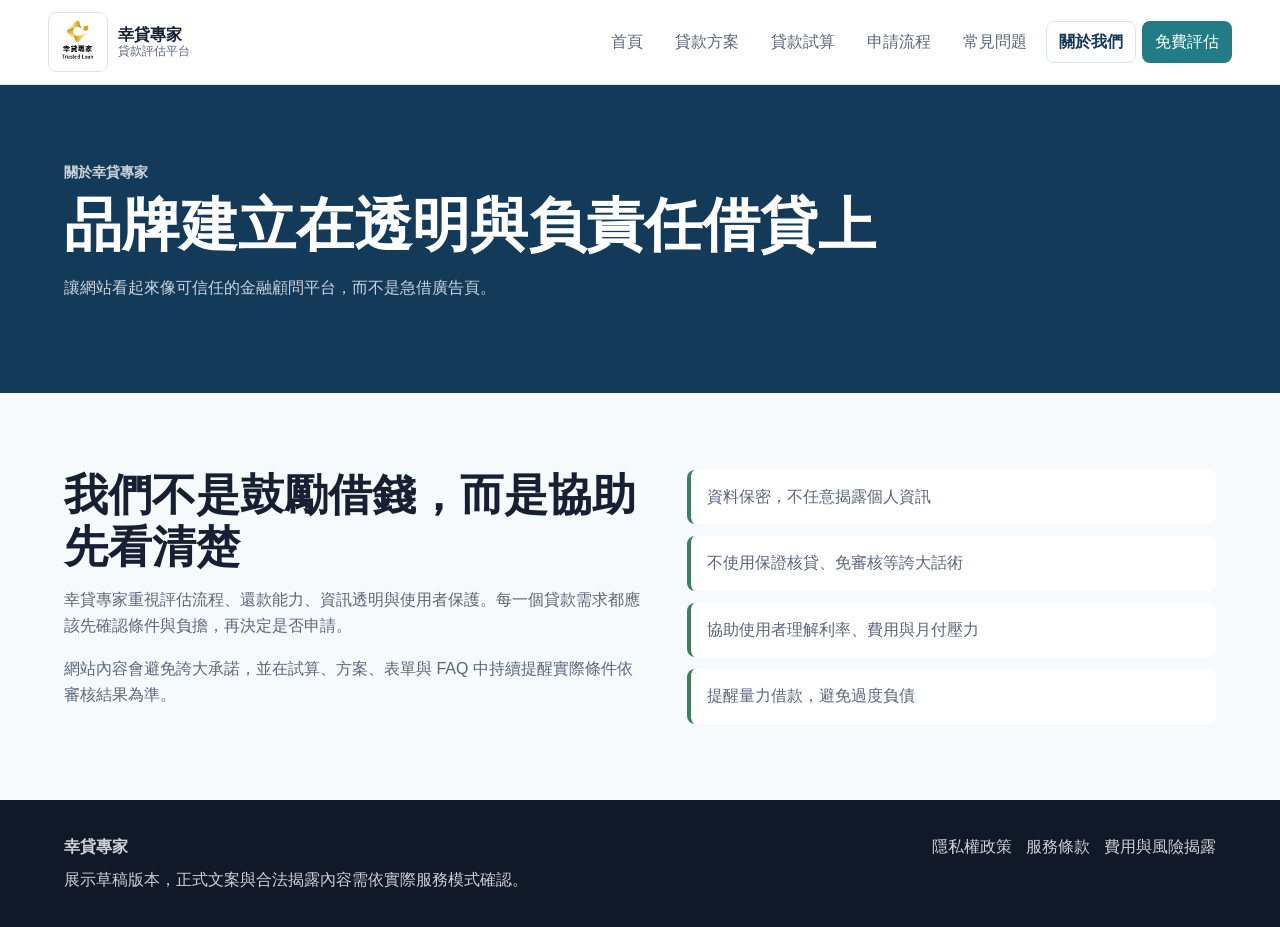
<file: about.html>
<!doctype html>
<html lang="zh-Hant">
<head>
  <meta charset="utf-8">
  <meta name="viewport" content="width=device-width, initial-scale=1">
  <title>關於我們｜幸貸專家</title>
  <meta name="description" content="了解幸貸專家的品牌理念、資料保密承諾與負責任借貸原則。">
  <link rel="stylesheet" href="./styles.css">
</head>
<body data-page="about">
  <header class="site-header">
    <a class="brand" href="./index.html" aria-label="幸貸專家首頁"><img class="brand-logo" src="./logo.jpg" alt="幸貸專家 Trusted Loan"><span><strong>幸貸專家</strong><small>貸款評估平台</small></span></a>
    <button class="menu-toggle" type="button" aria-expanded="false" aria-controls="mainNav">選單</button>
    <nav class="main-nav" id="mainNav" aria-label="主要導覽">
      <a class="nav-link" data-nav="home" href="./index.html">首頁</a><a class="nav-link" data-nav="plans" href="./plans.html">貸款方案</a><a class="nav-link" data-nav="calculator" href="./calculator.html">貸款試算</a><a class="nav-link" data-nav="process" href="./process.html">申請流程</a><a class="nav-link" data-nav="faq" href="./faq.html">常見問題</a><a class="nav-link" data-nav="about" href="./about.html">關於我們</a><a class="nav-link nav-cta" data-nav="contact" href="./contact.html">免費評估</a>
    </nav>
  </header>
  <main>
    <section class="page-hero compact"><p class="eyebrow">關於幸貸專家</p><h1>品牌建立在透明與負責任借貸上</h1><p>讓網站看起來像可信任的金融顧問平台，而不是急借廣告頁。</p></section>
    <section class="section split">
      <div>
        <h2>我們不是鼓勵借錢，而是協助先看清楚</h2>
        <p>幸貸專家重視評估流程、還款能力、資訊透明與使用者保護。每一個貸款需求都應該先確認條件與負擔，再決定是否申請。</p>
        <p>網站內容會避免誇大承諾，並在試算、方案、表單與 FAQ 中持續提醒實際條件依審核結果為準。</p>
      </div>
      <div class="commitment-list">
        <p>資料保密，不任意揭露個人資訊</p>
        <p>不使用保證核貸、免審核等誇大話術</p>
        <p>協助使用者理解利率、費用與月付壓力</p>
        <p>提醒量力借款，避免過度負債</p>
      </div>
    </section>
  </main>
  <footer class="site-footer"><div><strong>幸貸專家</strong><p>展示草稿版本，正式文案與合法揭露內容需依實際服務模式確認。</p></div><div class="footer-links"><span>隱私權政策</span><span>服務條款</span><span>費用與風險揭露</span></div></footer>
  <script src="./app.js"></script>
</body>
</html>
</file>
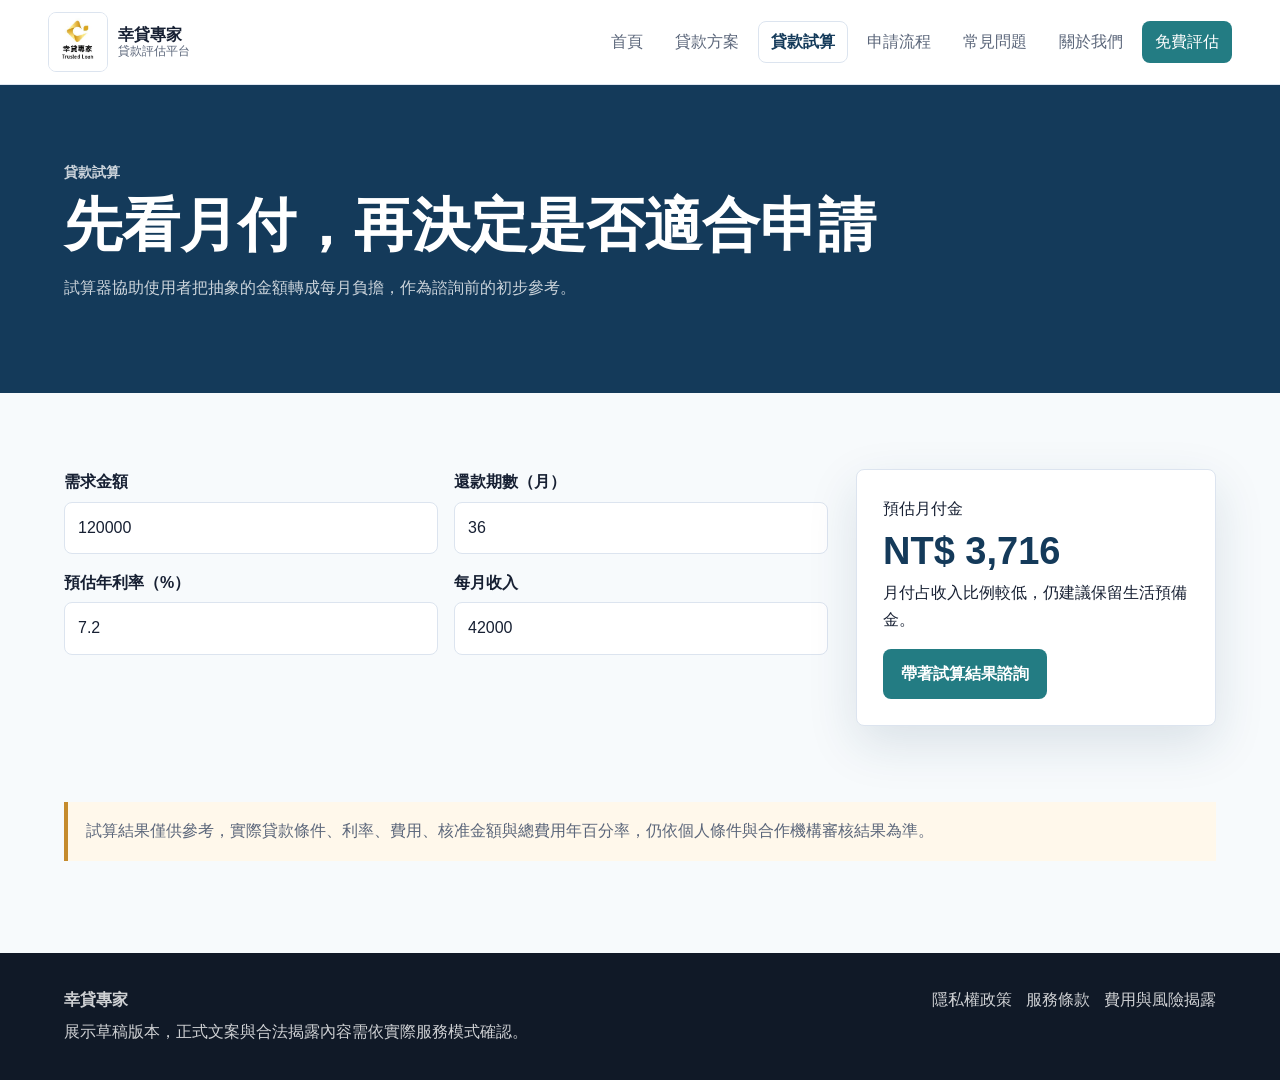
<file: calculator.html>
<!doctype html>
<html lang="zh-Hant">
<head>
  <meta charset="utf-8">
  <meta name="viewport" content="width=device-width, initial-scale=1">
  <title>貸款試算｜幸貸專家</title>
  <meta name="description" content="輸入需求金額、期數、利率與收入，預估月付金與還款壓力。">
  <link rel="stylesheet" href="./styles.css">
</head>
<body data-page="calculator">
  <header class="site-header">
    <a class="brand" href="./index.html" aria-label="幸貸專家首頁"><img class="brand-logo" src="./logo.jpg" alt="幸貸專家 Trusted Loan"><span><strong>幸貸專家</strong><small>貸款評估平台</small></span></a>
    <button class="menu-toggle" type="button" aria-expanded="false" aria-controls="mainNav">選單</button>
    <nav class="main-nav" id="mainNav" aria-label="主要導覽">
      <a class="nav-link" data-nav="home" href="./index.html">首頁</a><a class="nav-link" data-nav="plans" href="./plans.html">貸款方案</a><a class="nav-link" data-nav="calculator" href="./calculator.html">貸款試算</a><a class="nav-link" data-nav="process" href="./process.html">申請流程</a><a class="nav-link" data-nav="faq" href="./faq.html">常見問題</a><a class="nav-link" data-nav="about" href="./about.html">關於我們</a><a class="nav-link nav-cta" data-nav="contact" href="./contact.html">免費評估</a>
    </nav>
  </header>
  <main>
    <section class="page-hero compact"><p class="eyebrow">貸款試算</p><h1>先看月付，再決定是否適合申請</h1><p>試算器協助使用者把抽象的金額轉成每月負擔，作為諮詢前的初步參考。</p></section>
    <section class="section calculator-section">
      <form class="calculator" id="loanCalculator">
        <label><span>需求金額</span><input type="number" id="amount" min="10000" max="1000000" step="1000" value="120000"></label>
        <label><span>還款期數（月）</span><input type="number" id="months" min="6" max="84" step="1" value="36"></label>
        <label><span>預估年利率（%）</span><input type="number" id="rate" min="1" max="16" step="0.1" value="7.2"></label>
        <label><span>每月收入</span><input type="number" id="income" min="0" step="1000" value="42000"></label>
      </form>
      <aside class="result-panel" aria-live="polite">
        <span>預估月付金</span>
        <strong id="monthlyPayment">NT$ 0</strong>
        <p id="pressureText">請輸入資料進行試算。</p>
        <a class="primary-btn" href="./contact.html">帶著試算結果諮詢</a>
      </aside>
    </section>
    <section class="section note-section"><p>試算結果僅供參考，實際貸款條件、利率、費用、核准金額與總費用年百分率，仍依個人條件與合作機構審核結果為準。</p></section>
  </main>
  <footer class="site-footer"><div><strong>幸貸專家</strong><p>展示草稿版本，正式文案與合法揭露內容需依實際服務模式確認。</p></div><div class="footer-links"><span>隱私權政策</span><span>服務條款</span><span>費用與風險揭露</span></div></footer>
  <script src="./app.js"></script>
</body>
</html>
</file>
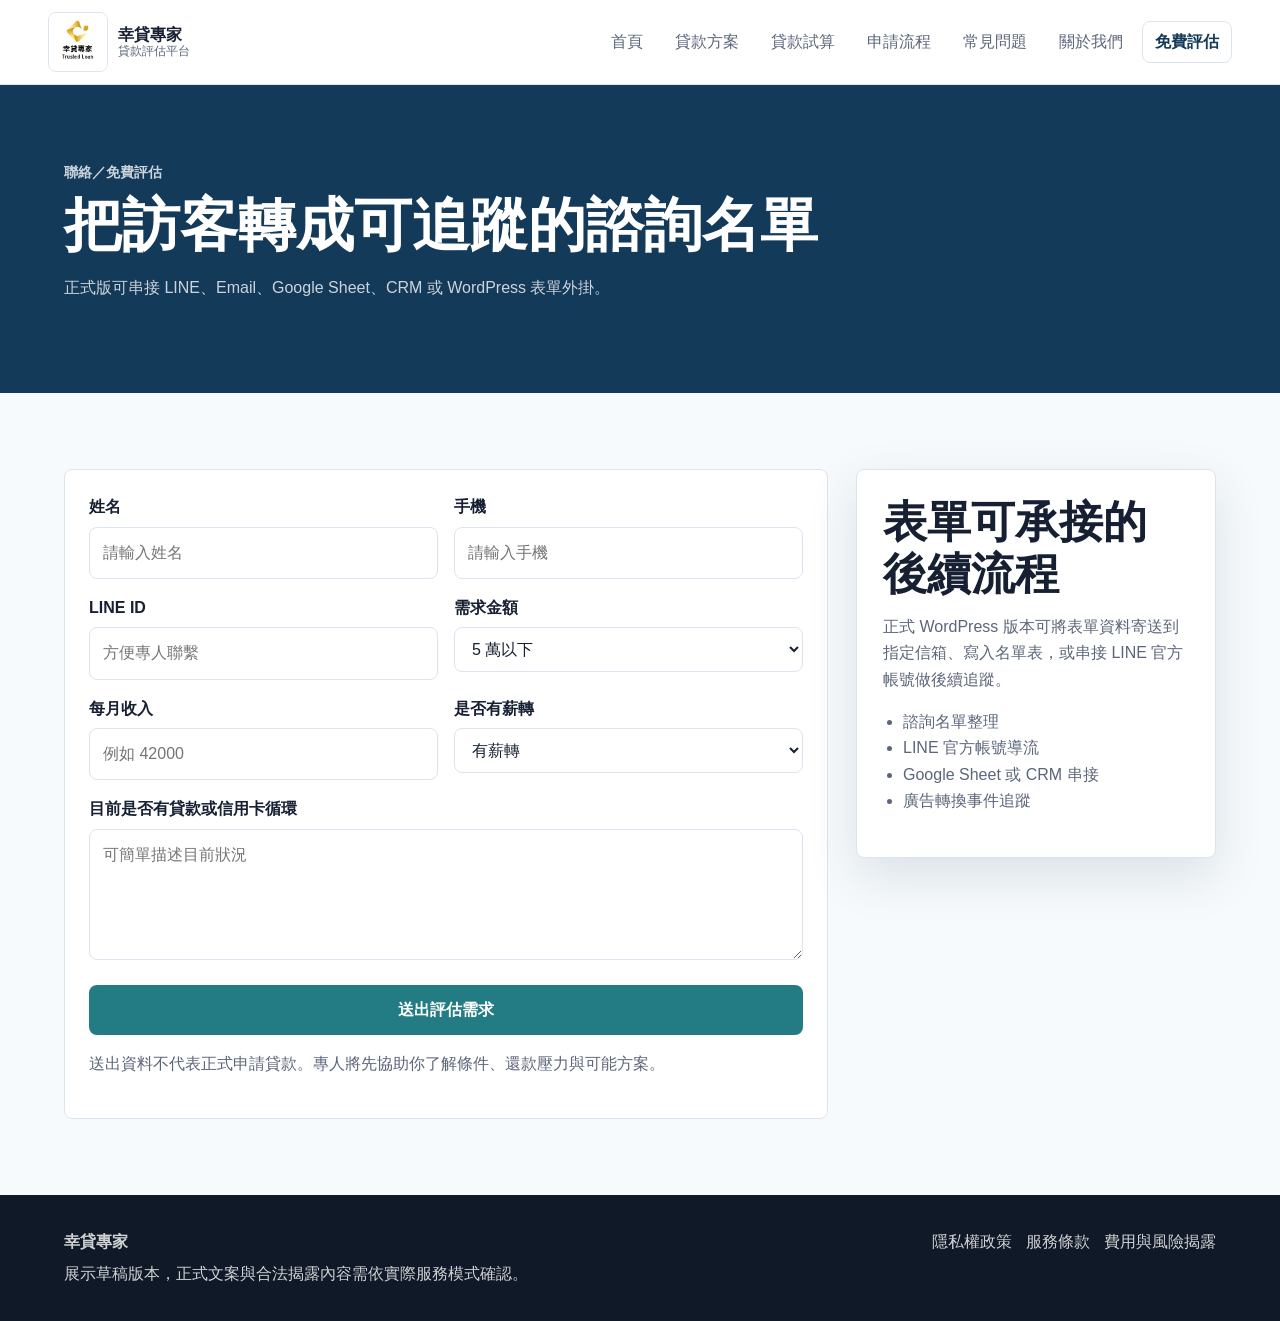
<file: contact.html>
<!doctype html>
<html lang="zh-Hant">
<head>
  <meta charset="utf-8">
  <meta name="viewport" content="width=device-width, initial-scale=1">
  <title>免費評估｜幸貸專家</title>
  <meta name="description" content="留下基本資料，專人協助了解貸款條件、月付壓力與可行方案。">
  <link rel="stylesheet" href="./styles.css">
</head>
<body data-page="contact">
  <header class="site-header">
    <a class="brand" href="./index.html" aria-label="幸貸專家首頁"><img class="brand-logo" src="./logo.jpg" alt="幸貸專家 Trusted Loan"><span><strong>幸貸專家</strong><small>貸款評估平台</small></span></a>
    <button class="menu-toggle" type="button" aria-expanded="false" aria-controls="mainNav">選單</button>
    <nav class="main-nav" id="mainNav" aria-label="主要導覽">
      <a class="nav-link" data-nav="home" href="./index.html">首頁</a><a class="nav-link" data-nav="plans" href="./plans.html">貸款方案</a><a class="nav-link" data-nav="calculator" href="./calculator.html">貸款試算</a><a class="nav-link" data-nav="process" href="./process.html">申請流程</a><a class="nav-link" data-nav="faq" href="./faq.html">常見問題</a><a class="nav-link" data-nav="about" href="./about.html">關於我們</a><a class="nav-link nav-cta" data-nav="contact" href="./contact.html">免費評估</a>
    </nav>
  </header>
  <main>
    <section class="page-hero compact"><p class="eyebrow">聯絡／免費評估</p><h1>把訪客轉成可追蹤的諮詢名單</h1><p>正式版可串接 LINE、Email、Google Sheet、CRM 或 WordPress 表單外掛。</p></section>
    <section class="section contact-layout">
      <form class="lead-form">
        <label><span>姓名</span><input type="text" placeholder="請輸入姓名"></label>
        <label><span>手機</span><input type="tel" placeholder="請輸入手機"></label>
        <label><span>LINE ID</span><input type="text" placeholder="方便專人聯繫"></label>
        <label><span>需求金額</span><select><option>5 萬以下</option><option>5 萬至 10 萬</option><option>10 萬至 30 萬</option><option>30 萬以上</option></select></label>
        <label><span>每月收入</span><input type="number" placeholder="例如 42000"></label>
        <label><span>是否有薪轉</span><select><option>有薪轉</option><option>無薪轉</option><option>不確定</option></select></label>
        <label class="full"><span>目前是否有貸款或信用卡循環</span><textarea rows="4" placeholder="可簡單描述目前狀況"></textarea></label>
        <button class="primary-btn full" type="button">送出評估需求</button>
        <p class="form-note full">送出資料不代表正式申請貸款。專人將先協助你了解條件、還款壓力與可能方案。</p>
      </form>
      <aside class="contact-card">
        <h2>表單可承接的後續流程</h2>
        <p>正式 WordPress 版本可將表單資料寄送到指定信箱、寫入名單表，或串接 LINE 官方帳號做後續追蹤。</p>
        <ul>
          <li>諮詢名單整理</li>
          <li>LINE 官方帳號導流</li>
          <li>Google Sheet 或 CRM 串接</li>
          <li>廣告轉換事件追蹤</li>
        </ul>
      </aside>
    </section>
  </main>
  <footer class="site-footer"><div><strong>幸貸專家</strong><p>展示草稿版本，正式文案與合法揭露內容需依實際服務模式確認。</p></div><div class="footer-links"><span>隱私權政策</span><span>服務條款</span><span>費用與風險揭露</span></div></footer>
  <script src="./app.js"></script>
</body>
</html>
</file>
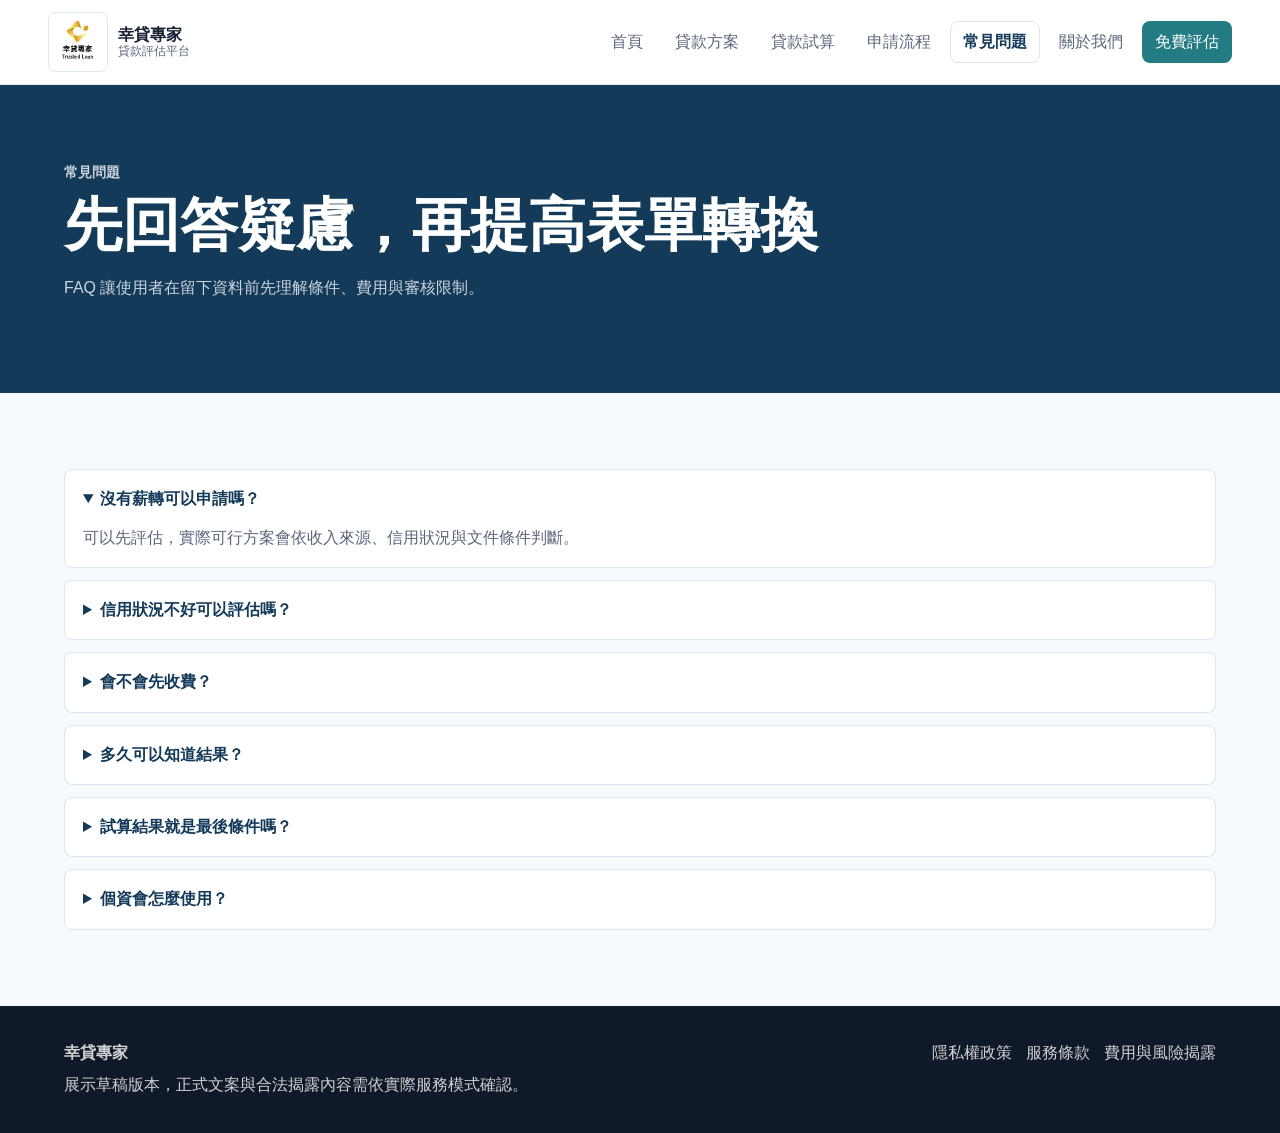
<file: faq.html>
<!doctype html>
<html lang="zh-Hant">
<head>
  <meta charset="utf-8">
  <meta name="viewport" content="width=device-width, initial-scale=1">
  <title>常見問題｜幸貸專家</title>
  <meta name="description" content="整理貸款申請條件、費用、信用狀況、審核時間與試算相關問題。">
  <link rel="stylesheet" href="./styles.css">
</head>
<body data-page="faq">
  <header class="site-header">
    <a class="brand" href="./index.html" aria-label="幸貸專家首頁"><img class="brand-logo" src="./logo.jpg" alt="幸貸專家 Trusted Loan"><span><strong>幸貸專家</strong><small>貸款評估平台</small></span></a>
    <button class="menu-toggle" type="button" aria-expanded="false" aria-controls="mainNav">選單</button>
    <nav class="main-nav" id="mainNav" aria-label="主要導覽">
      <a class="nav-link" data-nav="home" href="./index.html">首頁</a><a class="nav-link" data-nav="plans" href="./plans.html">貸款方案</a><a class="nav-link" data-nav="calculator" href="./calculator.html">貸款試算</a><a class="nav-link" data-nav="process" href="./process.html">申請流程</a><a class="nav-link" data-nav="faq" href="./faq.html">常見問題</a><a class="nav-link" data-nav="about" href="./about.html">關於我們</a><a class="nav-link nav-cta" data-nav="contact" href="./contact.html">免費評估</a>
    </nav>
  </header>
  <main>
    <section class="page-hero compact"><p class="eyebrow">常見問題</p><h1>先回答疑慮，再提高表單轉換</h1><p>FAQ 讓使用者在留下資料前先理解條件、費用與審核限制。</p></section>
    <section class="section faq-list">
      <details open><summary>沒有薪轉可以申請嗎？</summary><p>可以先評估，實際可行方案會依收入來源、信用狀況與文件條件判斷。</p></details>
      <details><summary>信用狀況不好可以評估嗎？</summary><p>可以先了解目前條件，但不保證一定核准，仍需依個案審核結果為準。</p></details>
      <details><summary>會不會先收費？</summary><p>幸貸專家不預收不明費用，所有費用應清楚說明後再進行。</p></details>
      <details><summary>多久可以知道結果？</summary><p>初步評估通常可在專人確認資料後說明，正式審核時間依個案與合作機構而定。</p></details>
      <details><summary>試算結果就是最後條件嗎？</summary><p>不是。試算結果僅供參考，實際利率、費用與核准金額依審核結果為準。</p></details>
      <details><summary>個資會怎麼使用？</summary><p>資料僅用於初步條件確認與專人聯繫。正式上線前應補上完整隱私權政策與資料使用說明。</p></details>
    </section>
  </main>
  <footer class="site-footer"><div><strong>幸貸專家</strong><p>展示草稿版本，正式文案與合法揭露內容需依實際服務模式確認。</p></div><div class="footer-links"><span>隱私權政策</span><span>服務條款</span><span>費用與風險揭露</span></div></footer>
  <script src="./app.js"></script>
</body>
</html>
</file>
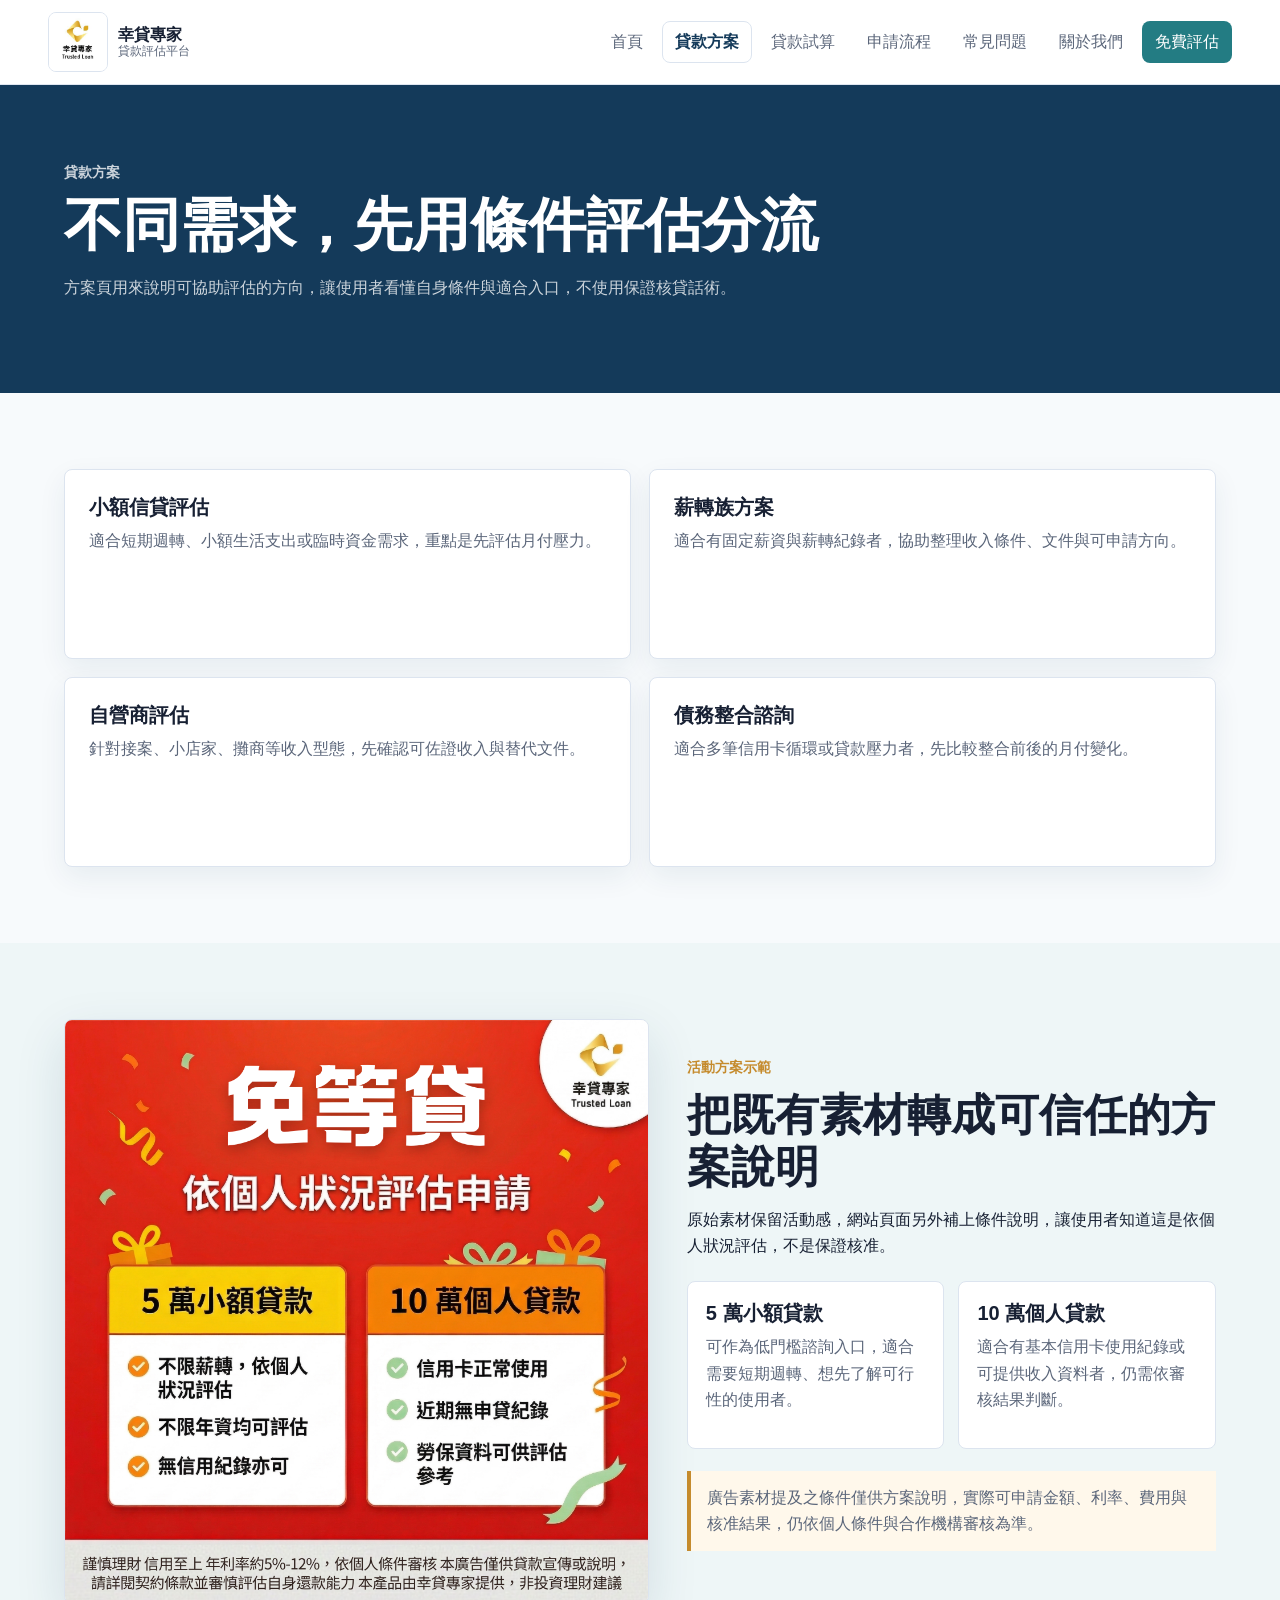
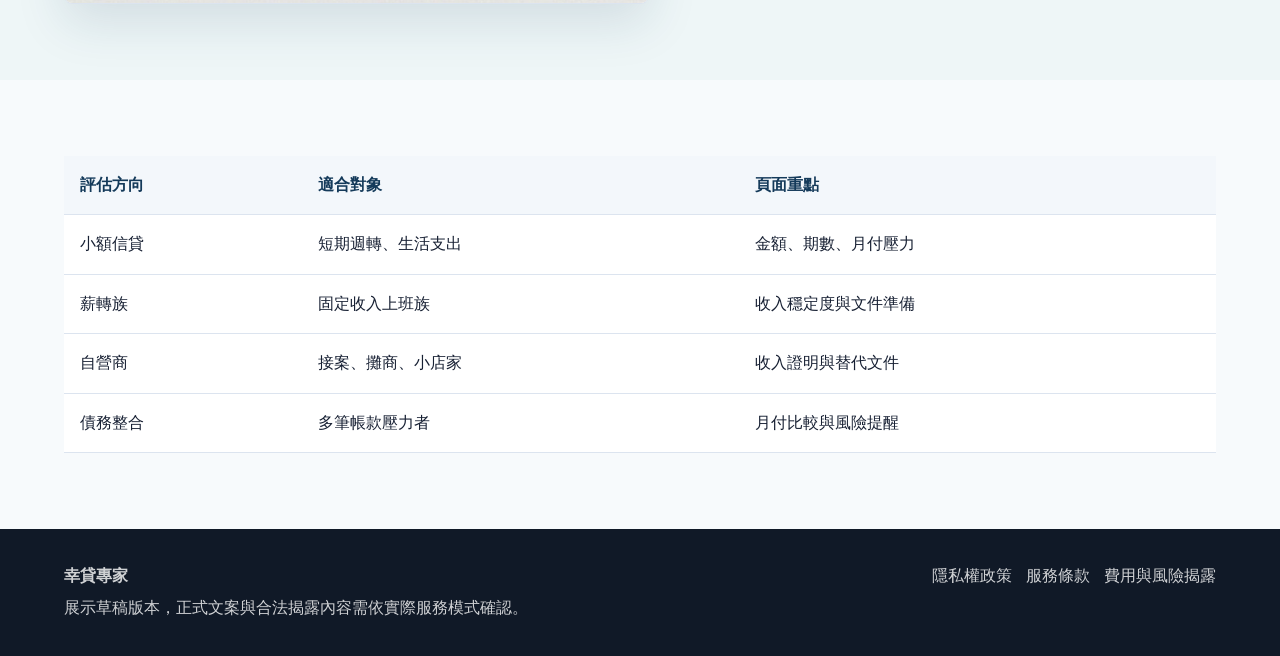
<file: plans.html>
<!doctype html>
<html lang="zh-Hant">
<head>
  <meta charset="utf-8">
  <meta name="viewport" content="width=device-width, initial-scale=1">
  <title>貸款方案｜幸貸專家</title>
  <meta name="description" content="小額信貸、薪轉族、自營商、債務整合與免等貸活動方案評估。">
  <link rel="stylesheet" href="./styles.css">
</head>
<body data-page="plans">
  <header class="site-header">
    <a class="brand" href="./index.html" aria-label="幸貸專家首頁">
      <img class="brand-logo" src="./logo.jpg" alt="幸貸專家 Trusted Loan">
      <span><strong>幸貸專家</strong><small>貸款評估平台</small></span>
    </a>
    <button class="menu-toggle" type="button" aria-expanded="false" aria-controls="mainNav">選單</button>
    <nav class="main-nav" id="mainNav" aria-label="主要導覽">
      <a class="nav-link" data-nav="home" href="./index.html">首頁</a>
      <a class="nav-link" data-nav="plans" href="./plans.html">貸款方案</a>
      <a class="nav-link" data-nav="calculator" href="./calculator.html">貸款試算</a>
      <a class="nav-link" data-nav="process" href="./process.html">申請流程</a>
      <a class="nav-link" data-nav="faq" href="./faq.html">常見問題</a>
      <a class="nav-link" data-nav="about" href="./about.html">關於我們</a>
      <a class="nav-link nav-cta" data-nav="contact" href="./contact.html">免費評估</a>
    </nav>
  </header>
  <main>
    <section class="page-hero compact">
      <p class="eyebrow">貸款方案</p>
      <h1>不同需求，先用條件評估分流</h1>
      <p>方案頁用來說明可協助評估的方向，讓使用者看懂自身條件與適合入口，不使用保證核貸話術。</p>
    </section>
    <section class="section">
      <div class="feature-grid two">
        <article class="feature-card"><h3>小額信貸評估</h3><p>適合短期週轉、小額生活支出或臨時資金需求，重點是先評估月付壓力。</p></article>
        <article class="feature-card"><h3>薪轉族方案</h3><p>適合有固定薪資與薪轉紀錄者，協助整理收入條件、文件與可申請方向。</p></article>
        <article class="feature-card"><h3>自營商評估</h3><p>針對接案、小店家、攤商等收入型態，先確認可佐證收入與替代文件。</p></article>
        <article class="feature-card"><h3>債務整合諮詢</h3><p>適合多筆信用卡循環或貸款壓力者，先比較整合前後的月付變化。</p></article>
      </div>
    </section>
    <section class="section muted">
      <div class="campaign-detail">
        <div class="campaign-image-frame large"><img src="./plan-mian-deng-dai.png" alt="免等貸 5 萬小額貸款與 10 萬個人貸款方案"></div>
        <div class="campaign-copy">
          <p class="eyebrow">活動方案示範</p>
          <h2>把既有素材轉成可信任的方案說明</h2>
          <p>原始素材保留活動感，網站頁面另外補上條件說明，讓使用者知道這是依個人狀況評估，不是保證核准。</p>
          <div class="offer-grid">
            <article><h3>5 萬小額貸款</h3><p>可作為低門檻諮詢入口，適合需要短期週轉、想先了解可行性的使用者。</p></article>
            <article><h3>10 萬個人貸款</h3><p>適合有基本信用卡使用紀錄或可提供收入資料者，仍需依審核結果判斷。</p></article>
          </div>
          <p class="disclosure">廣告素材提及之條件僅供方案說明，實際可申請金額、利率、費用與核准結果，仍依個人條件與合作機構審核為準。</p>
        </div>
      </div>
    </section>
    <section class="section">
      <div class="table-wrap">
        <table>
          <thead><tr><th>評估方向</th><th>適合對象</th><th>頁面重點</th></tr></thead>
          <tbody>
            <tr><td>小額信貸</td><td>短期週轉、生活支出</td><td>金額、期數、月付壓力</td></tr>
            <tr><td>薪轉族</td><td>固定收入上班族</td><td>收入穩定度與文件準備</td></tr>
            <tr><td>自營商</td><td>接案、攤商、小店家</td><td>收入證明與替代文件</td></tr>
            <tr><td>債務整合</td><td>多筆帳款壓力者</td><td>月付比較與風險提醒</td></tr>
          </tbody>
        </table>
      </div>
    </section>
  </main>
  <footer class="site-footer"><div><strong>幸貸專家</strong><p>展示草稿版本，正式文案與合法揭露內容需依實際服務模式確認。</p></div><div class="footer-links"><span>隱私權政策</span><span>服務條款</span><span>費用與風險揭露</span></div></footer>
  <script src="./app.js"></script>
</body>
</html>
</file>
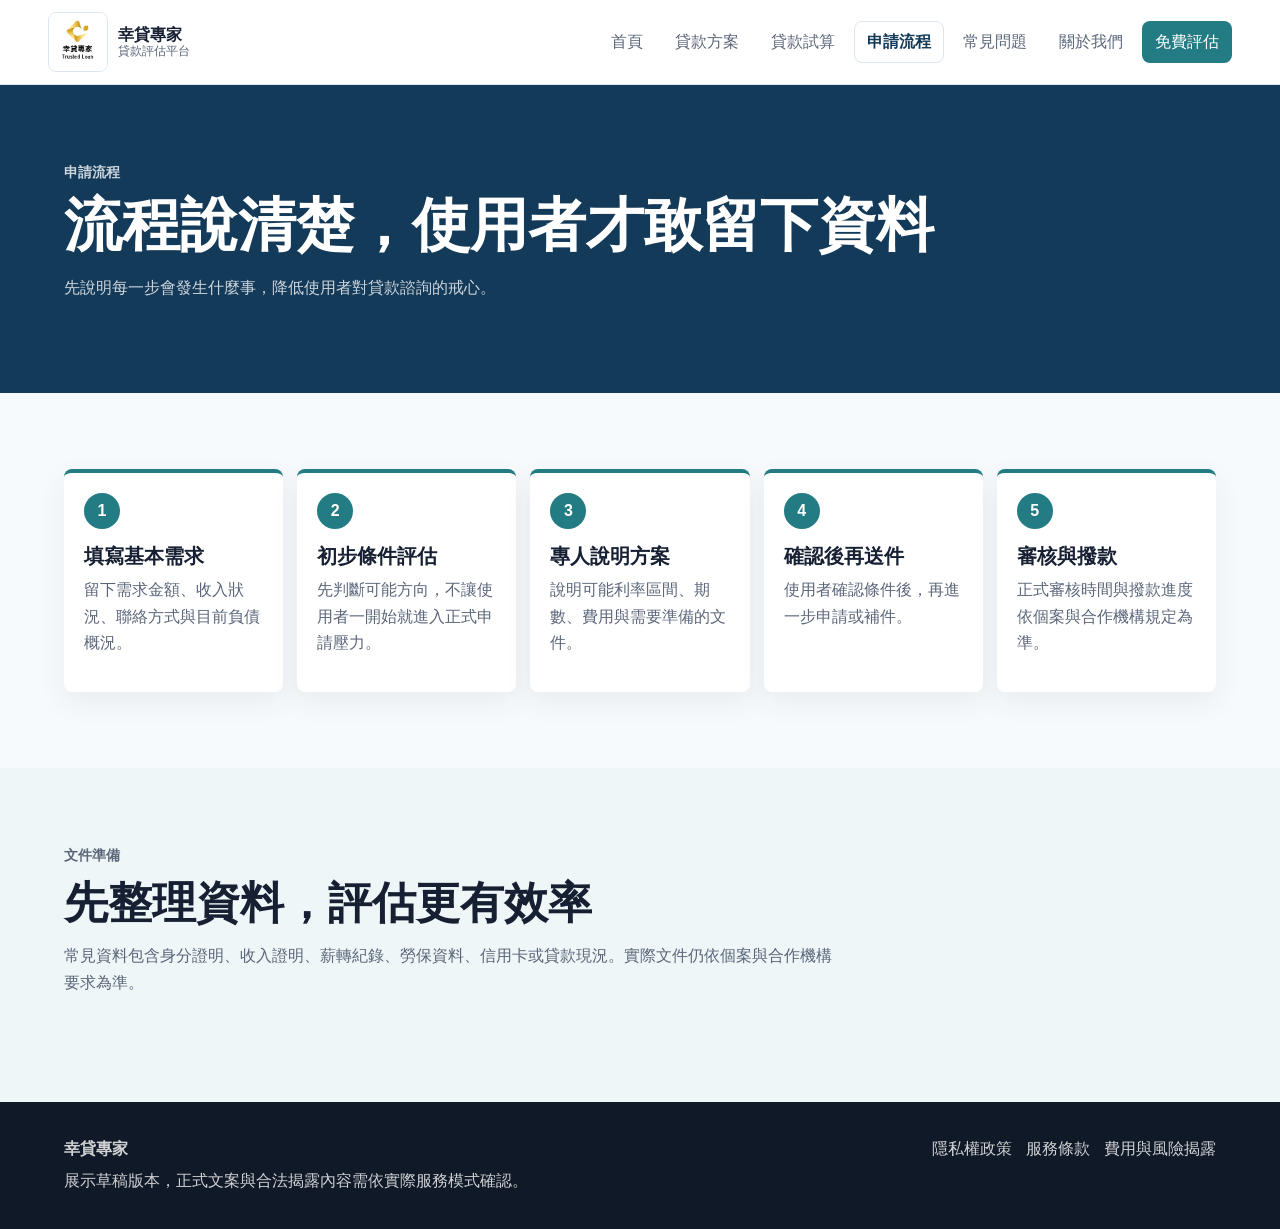
<file: process.html>
<!doctype html>
<html lang="zh-Hant">
<head>
  <meta charset="utf-8">
  <meta name="viewport" content="width=device-width, initial-scale=1">
  <title>申請流程｜幸貸專家</title>
  <meta name="description" content="了解幸貸專家的貸款評估流程、文件準備與審核提醒。">
  <link rel="stylesheet" href="./styles.css">
</head>
<body data-page="process">
  <header class="site-header">
    <a class="brand" href="./index.html" aria-label="幸貸專家首頁"><img class="brand-logo" src="./logo.jpg" alt="幸貸專家 Trusted Loan"><span><strong>幸貸專家</strong><small>貸款評估平台</small></span></a>
    <button class="menu-toggle" type="button" aria-expanded="false" aria-controls="mainNav">選單</button>
    <nav class="main-nav" id="mainNav" aria-label="主要導覽">
      <a class="nav-link" data-nav="home" href="./index.html">首頁</a><a class="nav-link" data-nav="plans" href="./plans.html">貸款方案</a><a class="nav-link" data-nav="calculator" href="./calculator.html">貸款試算</a><a class="nav-link" data-nav="process" href="./process.html">申請流程</a><a class="nav-link" data-nav="faq" href="./faq.html">常見問題</a><a class="nav-link" data-nav="about" href="./about.html">關於我們</a><a class="nav-link nav-cta" data-nav="contact" href="./contact.html">免費評估</a>
    </nav>
  </header>
  <main>
    <section class="page-hero compact"><p class="eyebrow">申請流程</p><h1>流程說清楚，使用者才敢留下資料</h1><p>先說明每一步會發生什麼事，降低使用者對貸款諮詢的戒心。</p></section>
    <section class="section">
      <div class="timeline">
        <article><span>1</span><h3>填寫基本需求</h3><p>留下需求金額、收入狀況、聯絡方式與目前負債概況。</p></article>
        <article><span>2</span><h3>初步條件評估</h3><p>先判斷可能方向，不讓使用者一開始就進入正式申請壓力。</p></article>
        <article><span>3</span><h3>專人說明方案</h3><p>說明可能利率區間、期數、費用與需要準備的文件。</p></article>
        <article><span>4</span><h3>確認後再送件</h3><p>使用者確認條件後，再進一步申請或補件。</p></article>
        <article><span>5</span><h3>審核與撥款</h3><p>正式審核時間與撥款進度依個案與合作機構規定為準。</p></article>
      </div>
    </section>
    <section class="section muted">
      <div class="section-heading"><p class="eyebrow">文件準備</p><h2>先整理資料，評估更有效率</h2><p>常見資料包含身分證明、收入證明、薪轉紀錄、勞保資料、信用卡或貸款現況。實際文件仍依個案與合作機構要求為準。</p></div>
    </section>
  </main>
  <footer class="site-footer"><div><strong>幸貸專家</strong><p>展示草稿版本，正式文案與合法揭露內容需依實際服務模式確認。</p></div><div class="footer-links"><span>隱私權政策</span><span>服務條款</span><span>費用與風險揭露</span></div></footer>
  <script src="./app.js"></script>
</body>
</html>
</file>
<file: styles.css>
:root {
  --ink: #172033;
  --muted: #5b667a;
  --line: #dce4ef;
  --paper: #ffffff;
  --soft: #eef6f7;
  --navy: #143a5a;
  --teal: #237c83;
  --green: #3f7f5f;
  --gold: #c58b2d;
  --shadow: 0 18px 50px rgba(20, 58, 90, 0.13);
}

* { box-sizing: border-box; }

body {
  margin: 0;
  color: var(--ink);
  font-family: "Noto Sans TC", "Microsoft JhengHei", Arial, sans-serif;
  background: #f7fafc;
  line-height: 1.65;
}

a { color: inherit; text-decoration: none; }
button, input, select, textarea { font: inherit; }
button { cursor: pointer; }

.site-header {
  position: sticky;
  top: 0;
  z-index: 20;
  display: flex;
  align-items: center;
  justify-content: space-between;
  gap: 18px;
  padding: 12px clamp(18px, 4vw, 48px);
  border-bottom: 1px solid rgba(220, 228, 239, 0.9);
  background: rgba(255, 255, 255, 0.96);
  backdrop-filter: blur(14px);
}

.brand {
  display: flex;
  align-items: center;
  gap: 10px;
  color: var(--ink);
  min-width: 168px;
}

.brand-logo {
  width: 60px;
  height: 60px;
  object-fit: contain;
  border: 1px solid var(--line);
  border-radius: 8px;
  background: #fff;
}

.brand strong, .brand small { display: block; line-height: 1.2; }
.brand small { color: var(--muted); font-size: 12px; }

.menu-toggle {
  display: none;
  min-height: 40px;
  border: 1px solid var(--line);
  border-radius: 8px;
  padding: 8px 12px;
  color: var(--navy);
  background: #fff;
  font-weight: 800;
}

.main-nav {
  display: flex;
  align-items: center;
  justify-content: flex-end;
  gap: 6px;
}

.nav-link {
  min-height: 38px;
  white-space: nowrap;
  border: 1px solid transparent;
  border-radius: 8px;
  padding: 7px 12px;
  color: var(--muted);
}

.nav-link.active {
  color: var(--navy);
  border-color: var(--line);
  background: #fff;
  font-weight: 800;
}

.nav-cta {
  color: #fff;
  background: var(--teal);
}

.hero {
  position: relative;
  min-height: 610px;
  display: flex;
  align-items: center;
  padding: 76px clamp(22px, 6vw, 88px);
  color: #fff;
  background-image: url("https://images.unsplash.com/photo-1554224155-6726b3ff858f?auto=format&fit=crop&w=1800&q=82");
  background-size: cover;
  background-position: center;
}

.premium-hero {
  min-height: 650px;
  background-image: url("https://images.unsplash.com/photo-1554224155-8d04cb21cd6c?auto=format&fit=crop&w=1800&q=82");
  background-position: center right;
}

.hero-overlay {
  position: absolute;
  inset: 0;
  background: rgba(13, 31, 51, 0.66);
}

.hero-content {
  position: relative;
  width: min(760px, 100%);
}

.eyebrow {
  margin: 0 0 10px;
  color: var(--gold);
  font-size: 14px;
  font-weight: 800;
}

.hero .eyebrow { color: #f0c56c; }
h1, h2, h3, p { margin-top: 0; }
h1 { margin-bottom: 18px; font-size: clamp(34px, 4.8vw, 58px); line-height: 1.08; letter-spacing: 0; }
h2 { margin-bottom: 14px; font-size: clamp(28px, 4vw, 44px); line-height: 1.18; letter-spacing: 0; }
h3 { margin-bottom: 8px; font-size: 20px; line-height: 1.3; }

.hero-copy {
  width: min(680px, 100%);
  font-size: clamp(18px, 2vw, 22px);
  color: rgba(255, 255, 255, 0.9);
}

.hero-actions { display: flex; flex-wrap: wrap; gap: 12px; margin-top: 22px; }
.primary-btn, .secondary-btn {
  display: inline-flex;
  align-items: center;
  justify-content: center;
  min-height: 48px;
  border: 0;
  border-radius: 8px;
  padding: 12px 18px;
  font-weight: 800;
}
.primary-btn { color: #fff; background: var(--teal); }
.secondary-btn { color: var(--ink); background: #fff; }

.hero-proof {
  display: flex;
  flex-wrap: wrap;
  gap: 8px;
  margin-top: 24px;
}

.hero-proof span {
  border-radius: 8px;
  padding: 7px 10px;
  color: rgba(255, 255, 255, 0.94);
  background: rgba(255, 255, 255, 0.13);
  font-size: 14px;
  font-weight: 800;
}

.trust-strip {
  display: inline-flex;
  flex-wrap: wrap;
  gap: 0;
  margin-top: 32px;
  border-radius: 8px;
  padding: 10px 14px;
  color: rgba(255, 255, 255, 0.88);
  background: rgba(255, 255, 255, 0.1);
  backdrop-filter: blur(8px);
}

.trust-strip span {
  position: relative;
  padding: 0 14px;
  font-size: 14px;
  font-weight: 800;
}

.trust-strip span:first-child {
  padding-left: 0;
}

.trust-strip span:not(:last-child)::after {
  content: "";
  position: absolute;
  top: 50%;
  right: 0;
  width: 4px;
  height: 4px;
  border-radius: 50%;
  background: rgba(240, 197, 108, 0.95);
  transform: translate(50%, -50%);
}

.home-quickbar {
  position: relative;
  z-index: 2;
  display: grid;
  grid-template-columns: repeat(4, minmax(0, 1fr));
  gap: 1px;
  width: min(1120px, calc(100% - 40px));
  margin: -46px auto 0;
  overflow: hidden;
  border: 1px solid var(--line);
  border-radius: 8px;
  background: var(--line);
  box-shadow: var(--shadow);
}

.home-quickbar div {
  min-height: 92px;
  padding: 18px 20px;
  background: #fff;
}

.home-quickbar strong,
.home-quickbar span {
  display: block;
}

.home-quickbar strong {
  color: var(--navy);
  font-size: 22px;
  line-height: 1.2;
}

.home-quickbar span {
  margin-top: 6px;
  color: var(--muted);
  font-size: 14px;
}

.section, .page-hero { padding: 76px clamp(20px, 5vw, 76px); }
.section-heading { width: min(780px, 100%); margin-bottom: 30px; }
.section-heading.centered {
  margin-right: auto;
  margin-left: auto;
  text-align: center;
}
.section-heading p, .page-hero p, .split p, .feature-card p, .timeline p, .note-section p, .contact-card p, .form-note, .offer-grid p, .disclosure { color: var(--muted); }
.muted { background: var(--soft); }

.feature-grid { display: grid; gap: 18px; }
.feature-grid.three { grid-template-columns: repeat(3, minmax(0, 1fr)); }
.feature-grid.two { grid-template-columns: repeat(2, minmax(0, 1fr)); }
.feature-card {
  min-height: 190px;
  border: 1px solid var(--line);
  border-radius: 8px;
  padding: 24px;
  background: var(--paper);
  box-shadow: 0 10px 28px rgba(20, 58, 90, 0.07);
}

.refined-card {
  position: relative;
  overflow: hidden;
}

.refined-card::after {
  content: "";
  position: absolute;
  inset: auto 20px 0 20px;
  height: 3px;
  border-radius: 999px 999px 0 0;
  background: linear-gradient(90deg, var(--teal), var(--gold));
}

.audience-section {
  padding-top: 40px;
}

.audience-grid {
  display: grid;
  grid-template-columns: repeat(3, minmax(0, 1fr));
  gap: 18px;
}

.audience-card {
  overflow: hidden;
  border: 1px solid var(--line);
  border-radius: 8px;
  background: #fff;
  box-shadow: 0 14px 36px rgba(20, 58, 90, 0.1);
}

.audience-card img {
  display: block;
  width: 100%;
  aspect-ratio: 4 / 3;
  object-fit: cover;
  filter: saturate(0.94);
}

.audience-card div {
  padding: 20px;
}

.audience-card span {
  display: inline-flex;
  border-radius: 8px;
  padding: 5px 9px;
  color: var(--teal);
  background: #e6f3f3;
  font-size: 13px;
  font-weight: 800;
}

.audience-card h3 {
  margin-top: 14px;
  color: var(--navy);
}

.audience-card p {
  margin-bottom: 0;
  color: var(--muted);
}

.icon {
  display: inline-flex;
  align-items: center;
  justify-content: center;
  width: 42px;
  height: 30px;
  margin-bottom: 18px;
  border-radius: 8px;
  color: var(--navy);
  background: #e5f1f3;
  font-weight: 800;
}

.split, .campaign-preview, .campaign-detail {
  display: grid;
  grid-template-columns: minmax(0, 1.05fr) minmax(320px, 0.95fr);
  gap: 38px;
  align-items: center;
}

.assessment-grid {
  display: grid;
  grid-template-columns: minmax(0, 1fr) minmax(330px, 440px);
  gap: 38px;
  align-items: center;
}

.home-actions {
  display: flex;
  flex-wrap: wrap;
  gap: 16px;
  align-items: center;
  margin-top: 24px;
}

.text-link {
  color: var(--navy);
  font-weight: 800;
  text-decoration: underline;
  text-underline-offset: 4px;
}

.mini-dashboard, .result-panel, .contact-card {
  border: 1px solid var(--line);
  border-radius: 8px;
  padding: 26px;
  background: #fff;
  box-shadow: var(--shadow);
}

.dash-row, .dash-result {
  display: flex;
  align-items: center;
  justify-content: space-between;
  gap: 18px;
  padding: 16px 0;
  border-bottom: 1px solid var(--line);
}
.dash-result {
  margin-top: 14px;
  border-bottom: 0;
  color: #fff;
  border-radius: 8px;
  padding: 18px;
  background: var(--navy);
}
.dash-result strong { font-size: 28px; }

.dash-head {
  display: flex;
  justify-content: space-between;
  gap: 12px;
  margin-bottom: 8px;
  color: var(--muted);
}

.dash-head strong {
  color: var(--gold);
}

.elevated {
  border-top: 5px solid var(--teal);
}

.page-map { display: grid; grid-template-columns: repeat(7, minmax(120px, 1fr)); gap: 10px; }
.page-map a {
  display: grid;
  min-height: 72px;
  place-items: center;
  border: 1px solid var(--line);
  border-radius: 8px;
  color: var(--navy);
  background: #fff;
  font-weight: 800;
  text-align: center;
}

.campaign-image-frame {
  overflow: hidden;
  border: 1px solid var(--line);
  border-radius: 8px;
  background: #fff;
  box-shadow: var(--shadow);
}
.campaign-image-frame img { display: block; width: 100%; height: auto; }
.campaign-image-frame.large { align-self: start; }
.offer-grid { display: grid; grid-template-columns: repeat(2, minmax(0, 1fr)); gap: 14px; margin: 22px 0; }
.offer-grid article { border: 1px solid var(--line); border-radius: 8px; padding: 18px; background: #fff; }
.disclosure { border-left: 4px solid var(--gold); padding: 14px 16px; background: #fff8eb; }

.loan-route-grid {
  display: grid;
  grid-template-columns: repeat(4, minmax(0, 1fr));
  gap: 16px;
}

.route-card {
  min-height: 220px;
  display: flex;
  flex-direction: column;
  justify-content: space-between;
  border: 1px solid var(--line);
  border-radius: 8px;
  padding: 22px;
  background: #fff;
  box-shadow: 0 10px 28px rgba(20, 58, 90, 0.07);
}

.route-card span {
  width: fit-content;
  border-radius: 8px;
  padding: 5px 9px;
  color: var(--teal);
  background: #e6f3f3;
  font-size: 13px;
  font-weight: 800;
}

.route-card h3 {
  margin-top: 22px;
  color: var(--navy);
}

.route-card p {
  margin-bottom: 0;
  color: var(--muted);
}

.route-card.highlight {
  color: #fff;
  border-color: var(--navy);
  background: var(--navy);
}

.route-card.highlight h3,
.route-card.highlight p {
  color: #fff;
}

.route-card.highlight span {
  color: #fff;
  background: rgba(255, 255, 255, 0.18);
}

.route-section {
  background:
    linear-gradient(180deg, #ffffff 0%, #ffffff 56%, #eef6f7 56%, #eef6f7 100%);
}

.campaign-band {
  background: linear-gradient(180deg, #ffffff 0%, #f3f8f8 100%);
}

.home-steps {
  display: grid;
  grid-template-columns: repeat(4, minmax(0, 1fr));
  gap: 16px;
}

.home-steps article {
  border: 1px solid var(--line);
  border-radius: 8px;
  padding: 22px;
  background: #fff;
}

.home-steps span {
  display: inline-grid;
  width: 34px;
  height: 34px;
  place-items: center;
  margin-bottom: 14px;
  border-radius: 50%;
  color: #fff;
  background: var(--teal);
  font-weight: 800;
}

.home-steps p {
  margin-bottom: 0;
  color: var(--muted);
}

.final-cta {
  display: flex;
  align-items: center;
  justify-content: space-between;
  gap: 28px;
  color: #fff;
  background: var(--navy);
}

.final-cta .eyebrow {
  color: #f0c56c;
}

.final-cta p {
  max-width: 760px;
  color: rgba(255, 255, 255, 0.78);
}

.insight-grid {
  display: grid;
  grid-template-columns: minmax(0, 0.85fr) minmax(320px, 1.15fr);
  gap: 38px;
  align-items: start;
}

.check-list {
  display: grid;
  gap: 12px;
}

.check-list p {
  margin: 0;
  border: 1px solid var(--line);
  border-radius: 8px;
  padding: 18px;
  background: #fff;
  box-shadow: 0 10px 28px rgba(20, 58, 90, 0.06);
}

.check-list strong,
.check-list span {
  display: block;
}

.check-list strong {
  color: var(--navy);
}

.check-list span {
  margin-top: 4px;
  color: var(--muted);
}

.faq-preview-grid {
  display: grid;
  grid-template-columns: repeat(3, minmax(0, 1fr));
  gap: 16px;
}

.faq-preview-grid article {
  border: 1px solid var(--line);
  border-radius: 8px;
  padding: 22px;
  background: #fff;
}

.faq-preview-grid p {
  margin-bottom: 0;
  color: var(--muted);
}

.center-action {
  margin-top: 26px;
  text-align: center;
}

.page-hero.compact { color: #fff; background: var(--navy); }
.page-hero.compact h1 { max-width: 920px; font-size: clamp(36px, 5vw, 58px); }
.page-hero.compact p { max-width: 780px; color: rgba(255, 255, 255, 0.78); }

.table-wrap { overflow-x: auto; }
table { width: 100%; min-width: 760px; border-collapse: collapse; background: #fff; }
th, td { padding: 16px; border-bottom: 1px solid var(--line); text-align: left; }
th { color: var(--navy); background: #f3f7fb; }

.calculator-section { display: grid; grid-template-columns: minmax(0, 1fr) 360px; gap: 28px; align-items: start; }
.calculator, .lead-form { display: grid; grid-template-columns: repeat(2, minmax(0, 1fr)); gap: 16px; }
label span { display: block; margin-bottom: 6px; color: var(--ink); font-weight: 800; }
input, select, textarea { width: 100%; border: 1px solid var(--line); border-radius: 8px; padding: 12px 13px; color: var(--ink); background: #fff; }
textarea { resize: vertical; }
.result-panel strong { display: block; margin: 8px 0; color: var(--navy); font-size: 38px; line-height: 1.1; }
.note-section { padding-top: 0; }
.note-section p { border-left: 4px solid var(--gold); padding: 16px 18px; background: #fff8eb; }

.timeline { display: grid; grid-template-columns: repeat(5, minmax(0, 1fr)); gap: 14px; }
.timeline article { border-top: 4px solid var(--teal); border-radius: 8px; padding: 20px; background: #fff; box-shadow: 0 10px 28px rgba(20, 58, 90, 0.07); }
.timeline span { display: inline-grid; width: 36px; height: 36px; place-items: center; margin-bottom: 14px; border-radius: 50%; color: #fff; background: var(--teal); font-weight: 800; }

.faq-list { display: grid; gap: 12px; }
details { border: 1px solid var(--line); border-radius: 8px; padding: 16px 18px; background: #fff; }
summary { color: var(--navy); font-weight: 800; cursor: pointer; }
details p { margin: 12px 0 0; color: var(--muted); }

.commitment-list { display: grid; gap: 12px; }
.commitment-list p { margin: 0; border-left: 4px solid var(--green); border-radius: 8px; padding: 14px 16px; background: #fff; }

.contact-layout { display: grid; grid-template-columns: minmax(0, 1fr) 360px; gap: 28px; align-items: start; }
.lead-form { border: 1px solid var(--line); border-radius: 8px; padding: 24px; background: #fff; }
.full { grid-column: 1 / -1; }
.contact-card ul { padding-left: 20px; color: var(--muted); }

.site-footer {
  display: flex;
  justify-content: space-between;
  gap: 24px;
  padding: 34px clamp(20px, 5vw, 76px);
  color: rgba(255, 255, 255, 0.8);
  background: #101927;
}
.site-footer p { margin: 6px 0 0; }
.footer-links { display: flex; flex-wrap: wrap; gap: 14px; }

@media (max-width: 1100px) {
  .site-header { align-items: flex-start; flex-wrap: wrap; }
  .menu-toggle { display: inline-flex; margin-left: auto; }
  .main-nav {
    display: none;
    width: 100%;
    grid-template-columns: repeat(2, minmax(0, 1fr));
    gap: 8px;
    padding-top: 10px;
  }
  .main-nav.open { display: grid; }
  .nav-link { display: flex; justify-content: center; width: 100%; text-align: center; }
}

@media (max-width: 980px) {
  .feature-grid.three, .feature-grid.two, .split, .campaign-preview, .campaign-detail, .calculator-section, .contact-layout, .timeline, .assessment-grid, .insight-grid { grid-template-columns: 1fr; }
  .page-map { grid-template-columns: repeat(2, minmax(0, 1fr)); }
  .offer-grid { grid-template-columns: 1fr; }
  .home-quickbar, .loan-route-grid, .home-steps, .faq-preview-grid, .audience-grid { grid-template-columns: repeat(2, minmax(0, 1fr)); }
  .final-cta { align-items: flex-start; flex-direction: column; }
}

@media (max-width: 640px) {
  .site-header { padding: 10px 14px; gap: 10px; }
  .brand { min-width: 0; }
  .brand-logo { width: 52px; height: 52px; }
  .brand strong { font-size: 16px; }
  .brand small { font-size: 11px; }
  .main-nav { grid-template-columns: 1fr; }
  .hero { min-height: 560px; padding: 54px 18px; }
  .premium-hero { min-height: 620px; }
  .trust-strip {
    display: grid;
    width: 100%;
    gap: 6px;
    padding: 12px 14px;
  }
  .trust-strip span {
    padding: 0;
  }
  .trust-strip span:not(:last-child)::after {
    display: none;
  }
  .section, .page-hero { padding: 52px 18px; }
  .home-quickbar {
    width: calc(100% - 28px);
    grid-template-columns: 1fr;
    margin-top: -28px;
  }
  .home-quickbar div { min-height: auto; padding: 14px 16px; }
  .loan-route-grid, .home-steps, .faq-preview-grid, .audience-grid { grid-template-columns: 1fr; }
  .route-card { min-height: 180px; }
  .calculator, .lead-form { grid-template-columns: 1fr; }
  .site-footer { flex-direction: column; }
}
</file>
